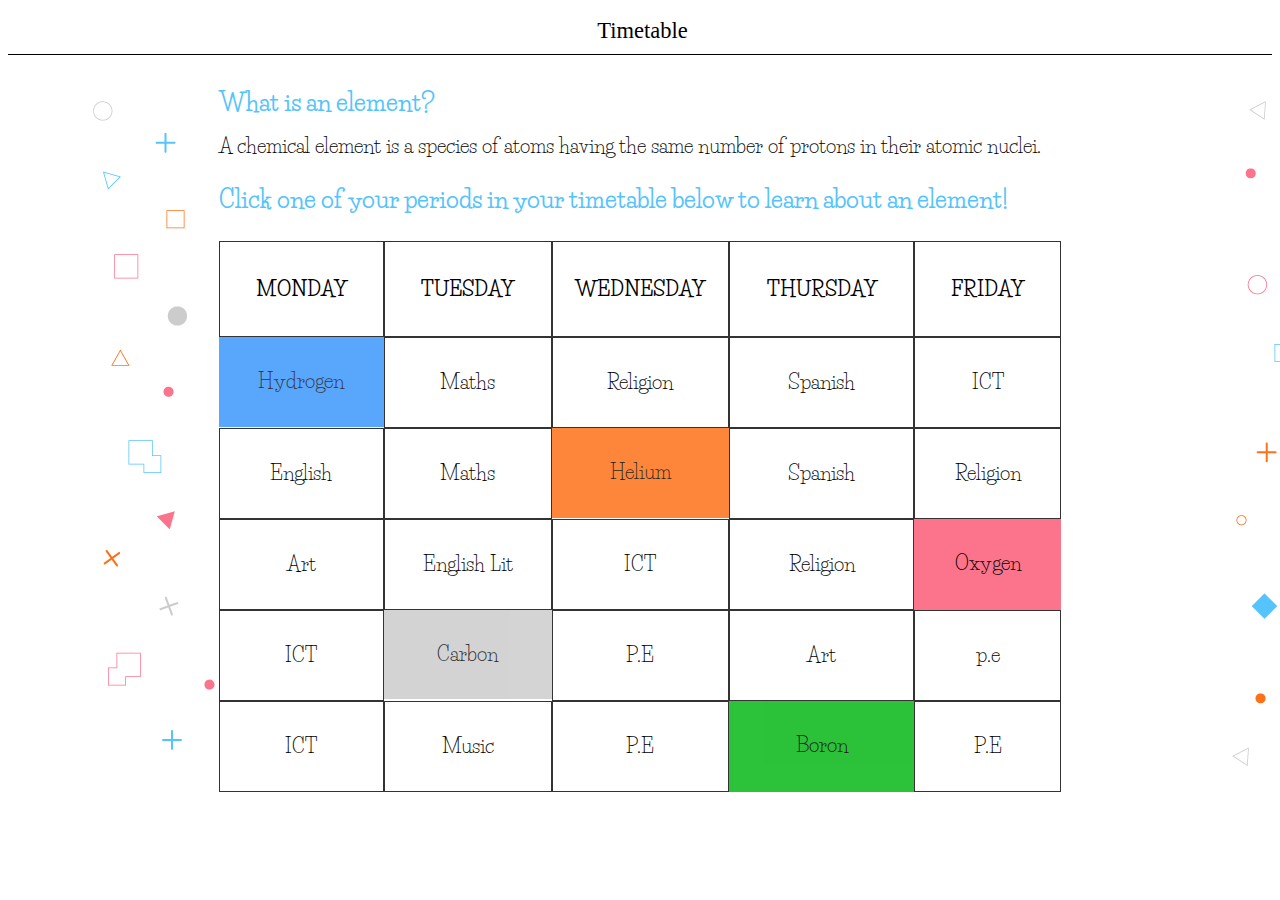
<file: index.html>
<!DOCTYPE html>
<html>
<head>
 
    <link href="https://fonts.googleapis.com/css?family=Life+Savers" rel="stylesheet">
    <link href="https://fonts.googleapis.com/css?family=Life+Savers:700" rel="stylesheet">
    
    </head>

    <link href="elements.css" rel="stylesheet"> 

    <nav class="navbar">
        
        <a style="text-decoration: none;" href="index.html"><div class="wordmark">Timetable</div></a>
    
    </nav>
    
<body class="timetablebg">
    

    
    <div class="welcomeheader"><h1></h1></div>
    
    <div class="grid">
    <div class="element_header_grid">
    <div class="elementheader"><h2>What is an element?</h2>
    </div>
        </div>
    <div class="element_info_grid">
    <p>A chemical element is a species of atoms having the same number of protons in their atomic nuclei.</p>
        </div>
    
   
    <div class="learn_grid">
    <div class="clicktolearn"><h2>Click one of your periods in your timetable below to learn about an element!</h2>
    </div></div>
    
    
    <div class="timetable_grid">
  <div class="timetable">
  <div class="grid-container-timetable">

  <div class="grid-item-days"><b>MONDAY</b></div>
  <div class="grid-item-days"><b>TUESDAY</b></div>
  <div class="grid-item-wednesday"><b>WEDNESDAY</b></div>  
  <div class="grid-item-days"><b>THURSDAY</b></div>
  <div class="grid-item-days"><b>FRIDAY</b></div>
      
      <a style="text-decoration: none;" href="hydrogen.html"><div class="grid-item-polonium">Hydrogen</div></a>
      
  <div class="grid-item">Maths</div>
  <div class="grid-item">Religion</div>
  <div class="grid-item">Spanish</div>
  <div class="grid-item">ICT</div>
  <div class="grid-item">English</div>
  <div class="grid-item">Maths</div> 
      
      <a style="text-decoration: none;" href="helium.html"><div class="grid-item-moscovium">Helium</div></a>
      
  <div class="grid-item">Spanish</div>
  <div class="grid-item">Religion</div>  
  <div class="grid-item">Art</div>
  <div class="grid-item">English Lit</div>
  <div class="grid-item">ICT</div> 
  <div class="grid-item">Religion</div>
  <div class="grid-item-germanium">Oxygen</div>
  <div class="grid-item">ICT</div>
      
  <a style="text-decoration: none;" href="carbon.html">
      <div class="grid-item-francium">Carbon</div> </a>
      
      
  <div class="grid-item">P.E</div>
  <div class="grid-item">Art</div>
  <div class="grid-item">p.e</div>  
  <div class="grid-item">ICT</div>
  <div class="grid-item">Music</div>
  <div class="grid-item">P.E</div> 
  <div class="grid-item-californium">Boron</div>
  <div class="grid-item">P.E</div>
</div>
  
</div></div></div>
    
    
    
    </body>
</html>
</file>
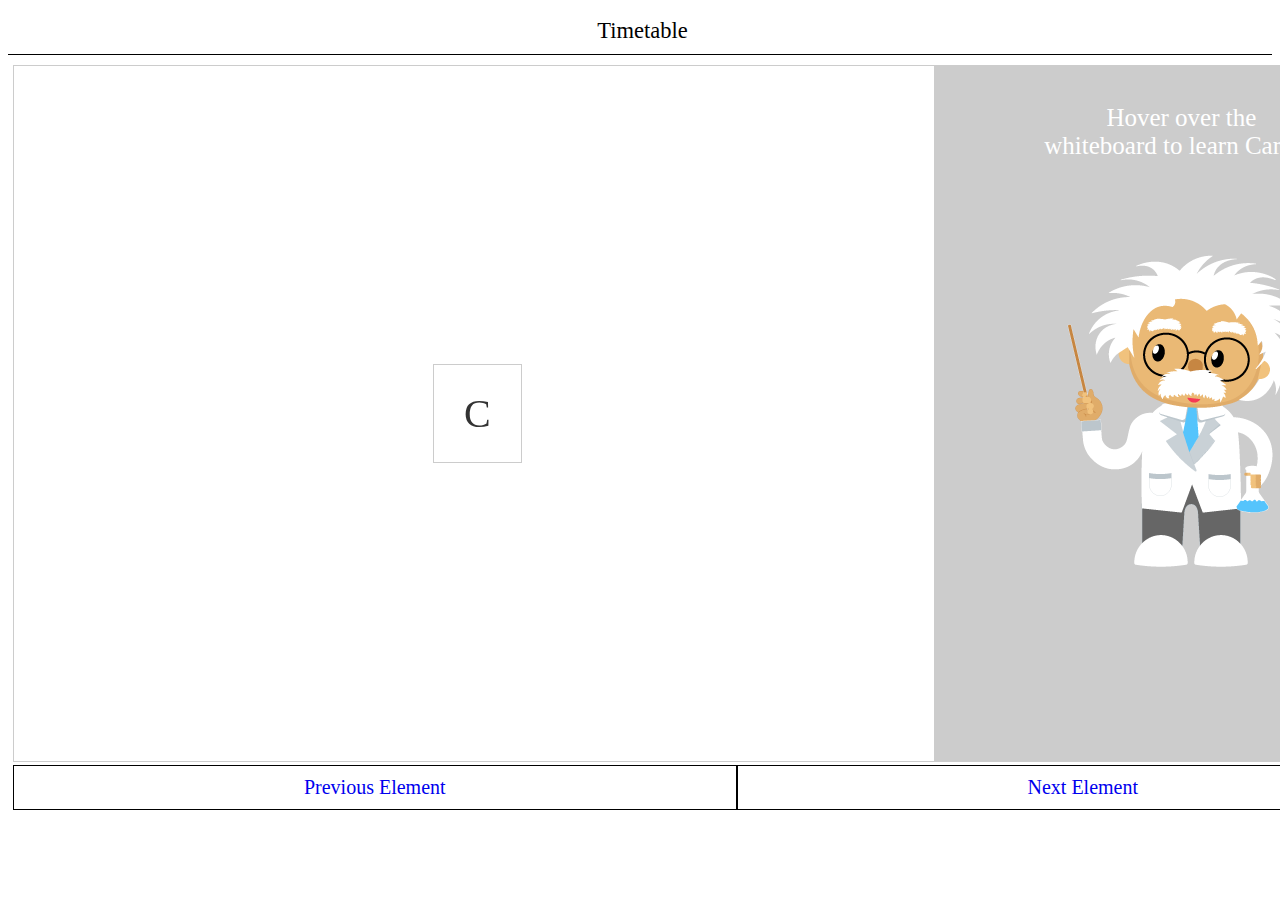
<file: carbon.html>
<!DOCTYPE html>
<html>
<head>
    </head>

    <link href="elements.css" rel="stylesheet"> 

    <nav class="navbar">
        
        <a style="text-decoration: none;" href="index.html"><div class="wordmark">Timetable</div></a>
        
        
    
    </nav>
    
<body>
    
   <div class="c-maincontainer">
    
    <div class="c-thecard">
        
        <div class="c-poloniumbottomhalf"><div class="C">C</div></div>

        
        <div class="c-poloniumtophalf">
            
            
            <div class="c-poelementname">
                
              <div class="hydrogenhover"><p class="line-1 anim-typewriter">Hover over the<br> whiteboard to learn Carbon</p></div>
                
                <div class="professorfront">
                <img src="professeur.png"></div>
            
            </div></div>
        
        
        <div class="c-theback"><img src="professeur.png"></div>
        
        <div class="c-poloniumrighthalf">
            
            
            
            <div class="c-poloniumlefthalf">
            
                <div class="c-polonium-whiteboard">
                    
  <div class="grid-item-p-symbol"> <img src="atom.png">
      
      <p class="factheader">Atomic Symbol</p> 
      
      <p class="fact">C</p></div>
                              
                    
  <div class="grid-item-p-number">
      <img src="atomicnumber.png">
      
      <p class="factheader">Atomic Number</p>
      
      <p class="fact">6</p>
      
                    </div>
                    
  <div class="grid-item-p-weight"><img src="kettlebell.png">
      
      <p class="factheader">Atomic Weight</p> 
      
      <p class="fact">12.010</p></div>  
                    
  <div class="grid-item-p-boiling"><img src="thermometer.png">
      
      <p class="factheader">Boiling Point</p>
      
      <p class="fact">6,872 F</p></div>
                    
  <div class="grid-item-p-melting"><img src="sunicon.png">
      
      <p class="factheader">Melting Point</p>
      
      <p class="fact">6,422 F</p></div>
                    
  <div class="grid-item-p-discovery">
      
      <p class="factheader">Discovery</p>
                    
       <p class="factheader">Joseph Black</p>  
      
      <p class="factheader"><div class="henry"><img src="josephblack.gif" width="200px" height="250px">
                   </div></p> </div>  
                    
  <div class="grid-item-polonium-bottom">
      
      <p class="factheader">Carbon</p>
   
      <p class="factheader"><img src="carbon.jpg" width="200px" height="150px"></p>
                
                </div>
  
</div>
                
                </div></div>

            
        </div>

       
       </div>
   

    
    <div id="main1">
    <p id="typing_text"></p>
    </div>
    
    
    <footer class="footer">
        
        <a style="text-decoration: none;" href="hydrogen.html">
            <div class="grid-item-previous">Previous Element</div></a>
        
        <a style="text-decoration: none;" href="helium.html"><div class="grid-item-next">Next Element</div></a>
        
    
    </footer>
    
    </body>
</html>
</file>
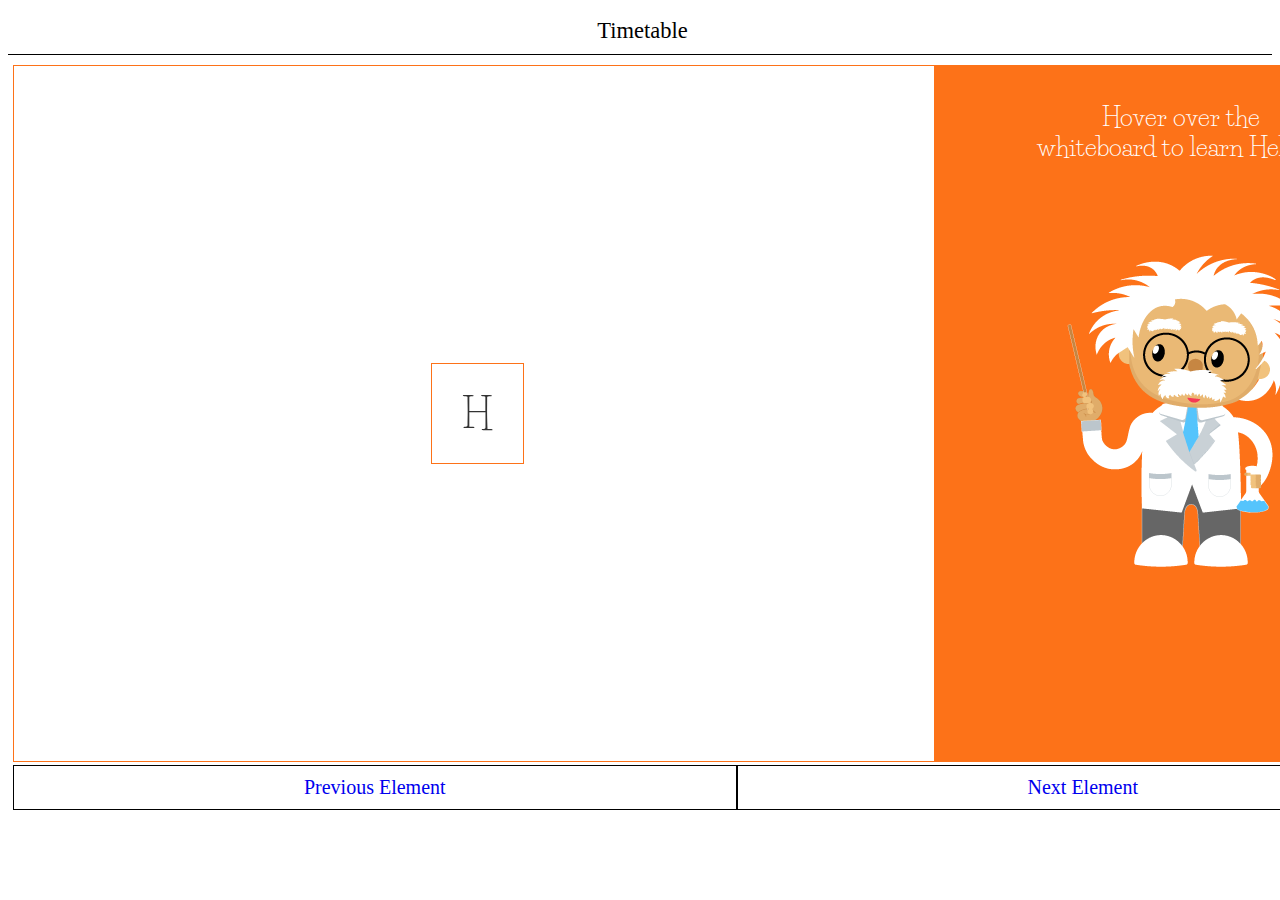
<file: helium.html>
<!DOCTYPE html>
<html>
<head>
    
    <link href="https://fonts.googleapis.com/css?family=Life+Savers" rel="stylesheet">
    
    </head>

    <link href="elements.css" rel="stylesheet"> 

    <nav class="navbar">
        
        <a style="text-decoration: none;" href="index.html"><div class="wordmark">Timetable</div></a>
        
        
    
    </nav>
    
<body>
    
   <div class="h-maincontainer">
    
    <div class="h-thecard">
        
        <div class="h-poloniumbottomhalf"><div class="He">H</div></div>

        
        <div class="h-poloniumtophalf">
            
            
            <div class="h-poelementname">
                
              <div class="h-hydrogenhover"><p class="line-1 anim-typewriter">Hover over the<br> whiteboard to learn Helium</p></div>
                
                <div class="professorfront">
                <img src="professeur.png"></div>
            
            </div></div>
        
        
        <div class="h-theback"><img src="professeur.png"></div>
        
        <div class="h-poloniumrighthalf">
            
            
            
            <div class="h-poloniumlefthalf">
            
                <div class="h-polonium-whiteboard">
                    
  <div class="grid-item-p-symbol"> <img src="atom.png">
      
      <p class="factheader">Atomic Symbol</p> 
      
      <p class="fact">He</p></div>
                              
                    
  <div class="grid-item-p-number">
      <img src="atomicnumber.png">
      
      <p class="factheader">Atomic Number</p>
      
      <p class="fact">2</p>
      
                    </div>
                    
  <div class="grid-item-p-weight"><img src="kettlebell.png">
      
      <p class="factheader">Atomic Weight</p> 
      
      <p class="fact">4.002</p></div>  
                    
  <div class="grid-item-p-boiling"><img src="thermometer.png">
      
      <p class="factheader">Boiling Point</p>
      
      <p class="fact">-452.07 F</p></div>
                    
  <div class="grid-item-p-melting"><img src="sunicon.png">
      
      <p class="factheader">Melting Point</p>
      
      <p class="fact">-458.0 F</p></div>
                    
  <div class="grid-item-p-discovery">
      
      <p class="factheader">Discovery</p>
                    
       <p class="factheader">Discovery</p>  
      
      <p class="factheader"><div class="henry">
                   </div></p> </div>  
                    
  <div class="grid-item-polonium-bottom">
      
      <p class="factheader">Helium</p>
   
      <p class="factheader"></p>
                
                </div>
  
</div>
                
                </div></div>

            
        </div>

       
       </div>
   

    
    <div id="main1">
    <p id="typing_text"></p>
    </div>
    
    
    <footer class="footer">
        
        <a style="text-decoration: none;" href="carbon.html">
        <div class="grid-item-previous">Previous Element</div>
        
        <a style="text-decoration: none;" href="hydrogen.html"><div class="grid-item-next">Next Element</div></a>
        
    
    </footer>
    
    </body>
</html>
</file>
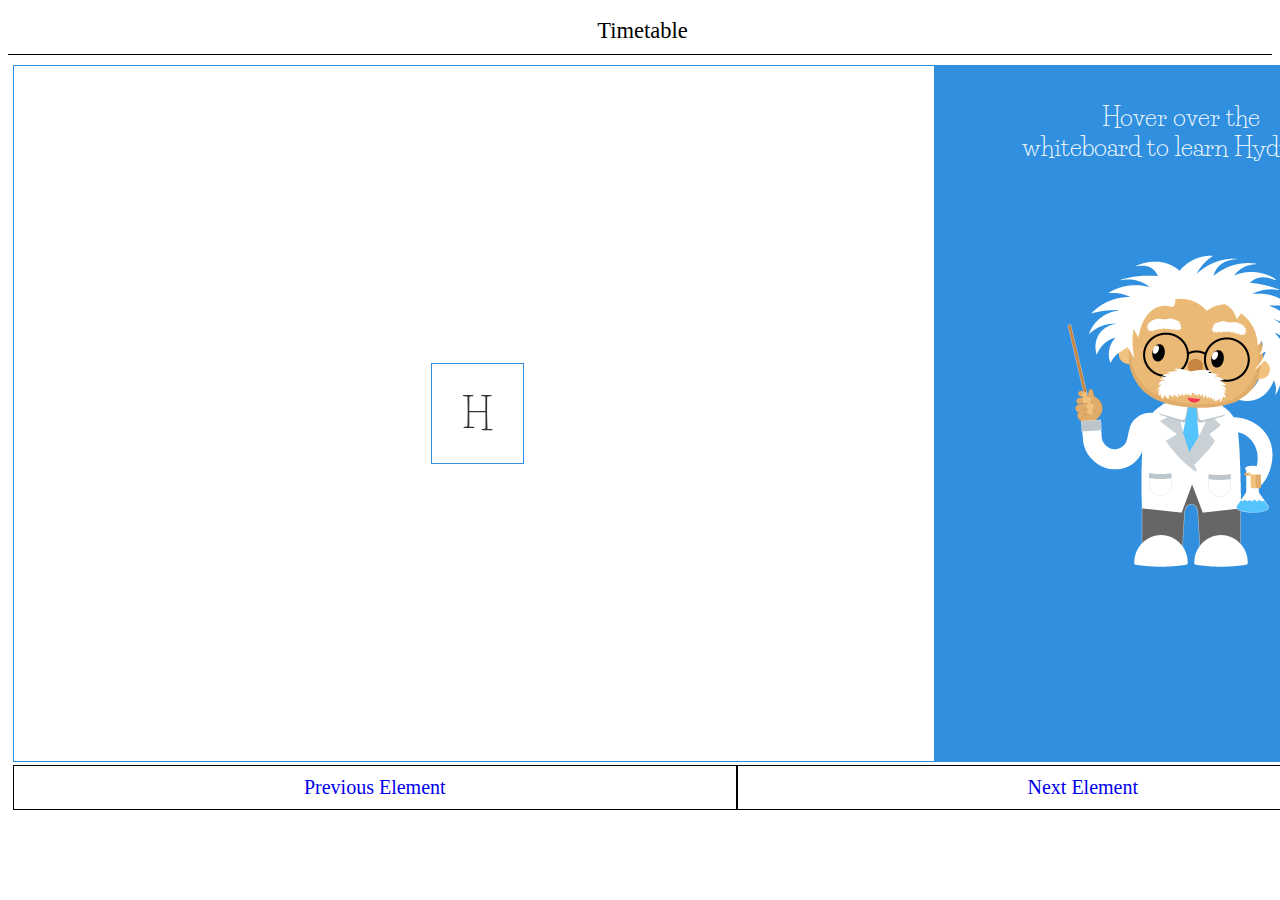
<file: hydrogen.html>
<!DOCTYPE html>
<html>
<head>
    
    <link href="https://fonts.googleapis.com/css?family=Life+Savers" rel="stylesheet">
    
    </head>

    <link href="elements.css" rel="stylesheet"> 

    <nav class="navbar">
        
        <a style="text-decoration: none;" href="index.html"><div class="wordmark">Timetable</div></a>
        
        
    
    </nav>
    
<body>
    
   <div class="maincontainer">
    
    <div class="thecard">
        
        <div class="poloniumbottomhalf"><div class="H">H</div></div>

        
        <div class="poloniumtophalf">
            
            
            <div class="poelementname">
                
              <div class="hydrogenhover"><p class="line-1 anim-typewriter">Hover over the<br> whiteboard to learn Hydrogen</p></div>
                
                <div class="professorfront">
                <img src="professeur.png"></div>
            
            </div></div>
        
        
        <div class="theback"><img src="professeur.png"></div>
        
        <div class="poloniumrighthalf">
            
            
            
            <div class="poloniumlefthalf">
            
                <div class="polonium-whiteboard">
                    
  <div class="grid-item-p-symbol"> <img src="atom.png">
      
      <p class="factheader">Atomic Symbol</p> 
      
      <p class="fact">H</p></div>
                              
                    
  <div class="grid-item-p-number">
      <img src="atomicnumber.png">
      
      <p class="factheader">Atomic Number</p>
      
      <p class="fact">1</p>
      
                    </div>
                    
  <div class="grid-item-p-weight"><img src="kettlebell.png">
      
      <p class="factheader">Atomic Weight</p> 
      
      <p class="fact">1.007</p></div>  
                    
  <div class="grid-item-p-boiling"><img src="thermometer.png">
      
      <p class="factheader">Boiling Point</p>
      
      <p class="fact">-423.2 F</p></div>
                    
  <div class="grid-item-p-melting"><img src="sunicon.png">
      
      <p class="factheader">Melting Point</p>
      
      <p class="fact">-434.7 F</p></div>
                    
  <div class="grid-item-p-discovery">
      
      <p class="factheader">Discovery</p>
                    
       <p class="factheader">Henry Cavendish</p>  
      
      <p class="factheader"><div class="henry"><img src="henrycavendish.jpg" width="200px" height="250px">
                   </div></p> </div>  
                    
  <div class="grid-item-polonium-bottom">
      
      <p class="factheader">Hydrogen</p>
   
      <p class="factheader"><img src="hydrogen.jpg" width="200px" height="150px"></p>
                
                </div>
  
</div>
                
                </div></div>

            
        </div>

       
       </div>
   

    
    <div id="main1">
    <p id="typing_text"></p>
    </div>
    
    
    <footer class="footer">
        
        <a style="text-decoration: none;" href="helium.html">
        <div class="grid-item-previous">Previous Element</div>
        
        <a style="text-decoration: none;" href="carbon.html"><div class="grid-item-next">Next Element</div></a>
        
    
    </footer>
    
    </body>
</html>
</file>
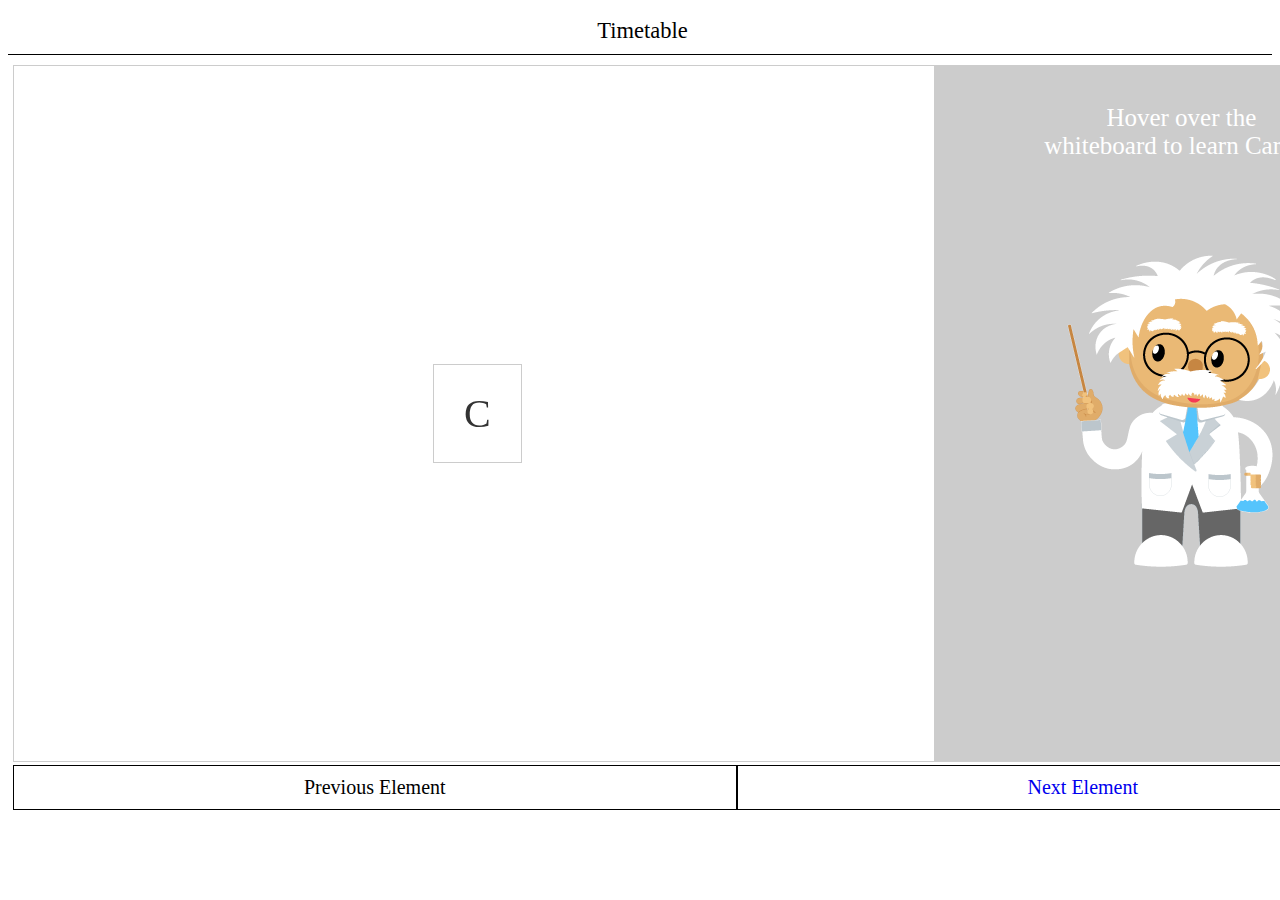
<file: moscovium.html>
<!DOCTYPE html>
<html>
<head>
    </head>

    <link href="elements.css" rel="stylesheet"> 

    <nav class="navbar">
        
        <a style="text-decoration: none;" href="index.html"><div class="wordmark">Timetable</div></a>
        
        
    
    </nav>
    
<body>
    
   <div class="c-maincontainer">
    
    <div class="c-thecard">
        
        <div class="c-poloniumbottomhalf"><div class="C">C</div></div>

        
        <div class="c-poloniumtophalf">
            
            
            <div class="c-poelementname">
                
              <div class="hydrogenhover"><p class="line-1 anim-typewriter">Hover over the<br> whiteboard to learn Carbon</p></div>
                
                <div class="professorfront">
                <img src="professeur.png"></div>
            
            </div></div>
        
        
        <div class="c-theback"><img src="professeur.png"></div>
        
        <div class="c-poloniumrighthalf">
            
            
            
            <div class="c-poloniumlefthalf">
            
                <div class="c-polonium-whiteboard">
                    
  <div class="grid-item-p-symbol"> <img src="atom.png">
      
      <p class="factheader">Atomic Symbol</p> 
      
      <p class="fact">C</p></div>
                              
                    
  <div class="grid-item-p-number">
      <img src="atomicnumber.png">
      
      <p class="factheader">Atomic Number</p>
      
      <p class="fact">6</p>
      
                    </div>
                    
  <div class="grid-item-p-weight"><img src="kettlebell.png">
      
      <p class="factheader">Atomic Weight</p> 
      
      <p class="fact">12.010</p></div>  
                    
  <div class="grid-item-p-boiling"><img src="thermometer.png">
      
      <p class="factheader">Boiling Point</p>
      
      <p class="fact">6,872 F</p></div>
                    
  <div class="grid-item-p-melting"><img src="sunicon.png">
      
      <p class="factheader">Melting Point</p>
      
      <p class="fact">6,422 F</p></div>
                    
  <div class="grid-item-p-discovery">
      
      <p class="factheader">Discovery</p>
                    
       <p class="factheader">Henry Cavendish</p>  
      
      <p class="factheader"><div class="henry"><img src="henrycavendish.jpg" width="200px" height="250px">
                   </div></p> </div>  
                    
  <div class="grid-item-polonium-bottom">
      
      <p class="factheader">Carbon</p>
   
      <p class="factheader"><img src="hydrogen.jpg" width="200px" height="150px"></p>
                
                </div>
  
</div>
                
                </div></div>

            
        </div>

       
       </div>
   

    
    <div id="main1">
    <p id="typing_text"></p>
    </div>
    
    
    <footer class="footer">
        
        <div class="grid-item-previous">Previous Element</div>
        
        <a style="text-decoration: none;" href="moscovium.html"><div class="grid-item-next">Next Element</div></a>
        
    
    </footer>
    
    </body>
</html>
</file>
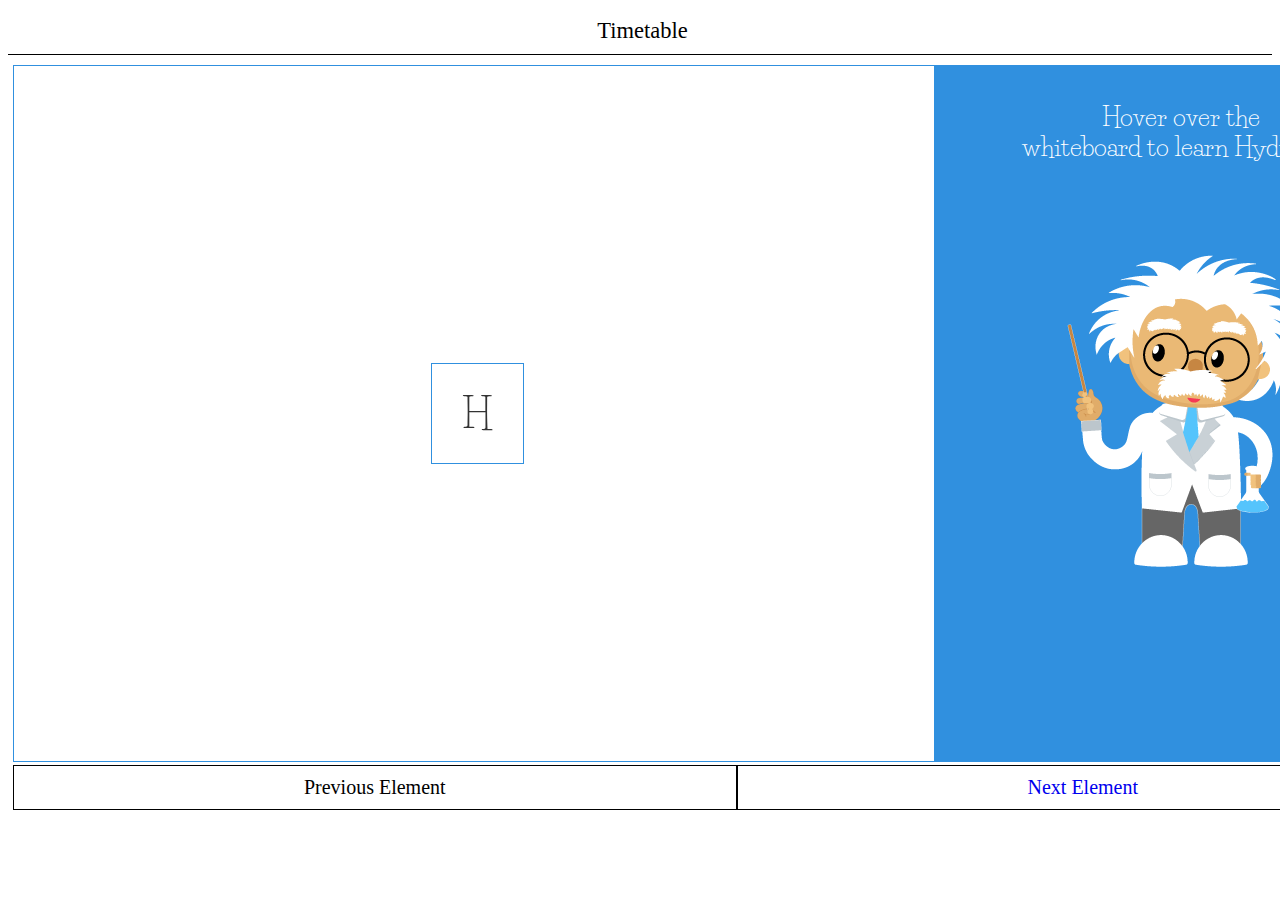
<file: polonium.html>
<!DOCTYPE html>
<html>
<head>
    
    <link href="https://fonts.googleapis.com/css?family=Life+Savers" rel="stylesheet">
    
    </head>

    <link href="elements.css" rel="stylesheet"> 

    <nav class="navbar">
        
        <a style="text-decoration: none;" href="index.html"><div class="wordmark">Timetable</div></a>
        
        
    
    </nav>
    
<body>
    
   <div class="maincontainer">
    
    <div class="thecard">
        
        <div class="poloniumbottomhalf"><div class="H">H</div></div>

        
        <div class="poloniumtophalf">
            
            
            <div class="poelementname">
                
              <div class="hydrogenhover"><p class="line-1 anim-typewriter">Hover over the<br> whiteboard to learn Hydrogen</p></div>
                
                <div class="professorfront">
                <img src="professeur.png"></div>
            
            </div></div>
        
        
        <div class="theback"><img src="professeur.png"></div>
        
        <div class="poloniumrighthalf">
            
            
            
            <div class="poloniumlefthalf">
            
                <div class="polonium-whiteboard">
                    
  <div class="grid-item-p-symbol"> <img src="atom.png">
      
      <p class="factheader">Atomic Symbol</p> 
      
      <p class="fact">H</p></div>
                              
                    
  <div class="grid-item-p-number">
      <img src="atomicnumber.png">
      
      <p class="factheader">Atomic Number</p>
      
      <p class="fact">1</p>
      
                    </div>
                    
  <div class="grid-item-p-weight"><img src="kettlebell.png">
      
      <p class="factheader">Atomic Weight</p> 
      
      <p class="fact">1.007</p></div>  
                    
  <div class="grid-item-p-boiling"><img src="thermometer.png">
      
      <p class="factheader">Boiling Point</p>
      
      <p class="fact">-423.2 F</p></div>
                    
  <div class="grid-item-p-melting"><img src="sunicon.png">
      
      <p class="factheader">Melting Point</p>
      
      <p class="fact">-434.7 F</p></div>
                    
  <div class="grid-item-p-discovery">
      
      <p class="factheader">Discovery</p>
                    
       <p class="factheader">Henry Cavendish</p>  
      
      <p class="factheader"><div class="henry"><img src="henrycavendish.jpg" width="200px" height="250px">
                   </div></p> </div>  
                    
  <div class="grid-item-polonium-bottom">
      
      <p class="factheader">Hydrogen</p>
   
      <p class="factheader"><img src="hydrogen.jpg" width="200px" height="150px"></p>
                
                </div>
  
</div>
                
                </div></div>

            
        </div>

       
       </div>
   

    
    <div id="main1">
    <p id="typing_text"></p>
    </div>
    
    
    <footer class="footer">
        
        <div class="grid-item-previous">Previous Element</div>
        
        <a style="text-decoration: none;" href="carbon.html"><div class="grid-item-next">Next Element</div></a>
        
    
    </footer>
    
    </body>
</html>
</file>
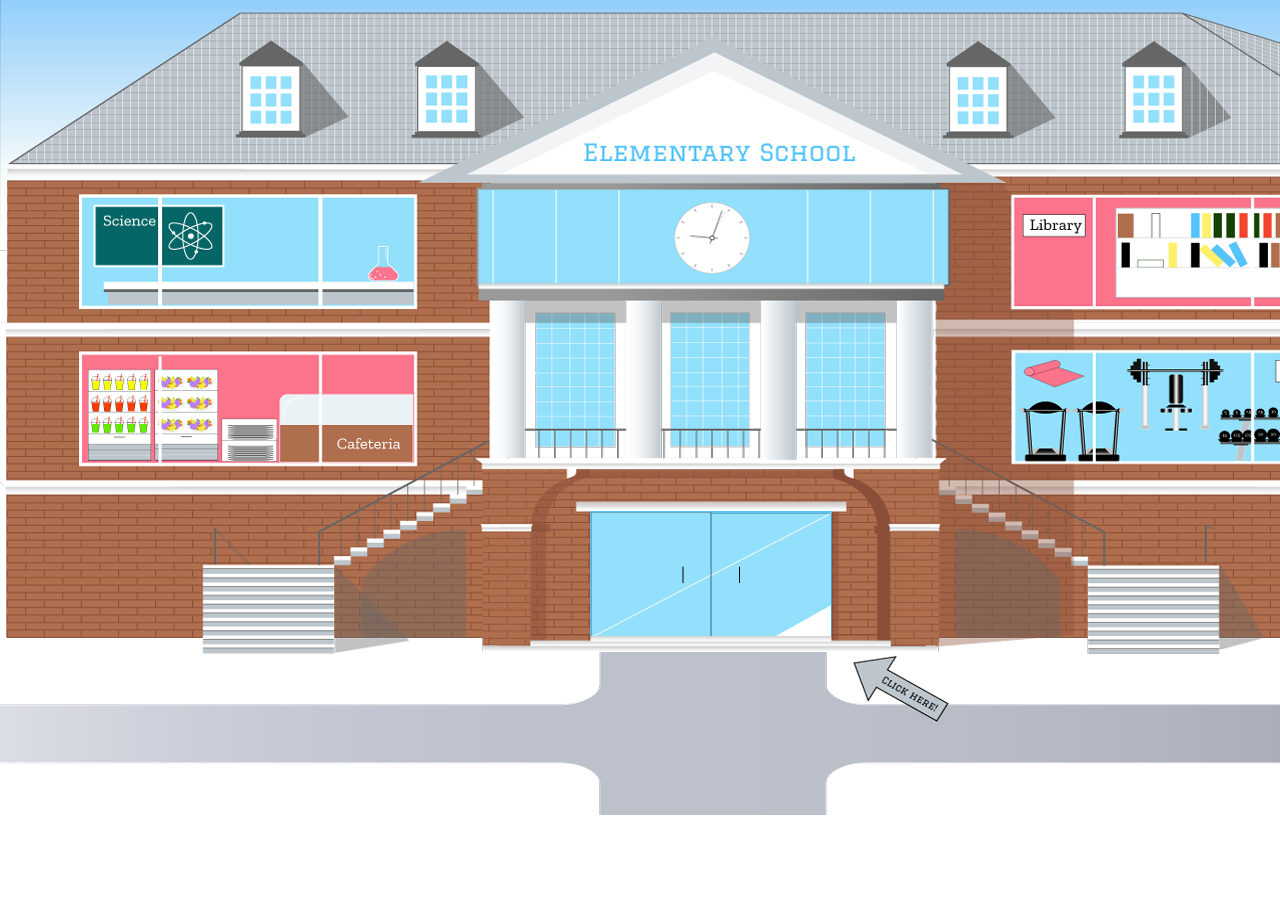
<file: schoolenter.html>
<!DOCTYPE html>
<html>
<head>
    </head>

    <link href="elements.css" rel="stylesheet"> 
    
    
<body class="enter">
    
    
    
    <a href="index.html">
    <div class="container">
      <div class="reveal-wrapper">
          
          <div class="reveal-top">
          <img src="left-door.png"></div>
          
          <div class="reveal-bottom"><img src=right-door.png></div>
          
        </div>
        </div></a>
    
    <footer></footer>
    
    </body>
</html>
</file>
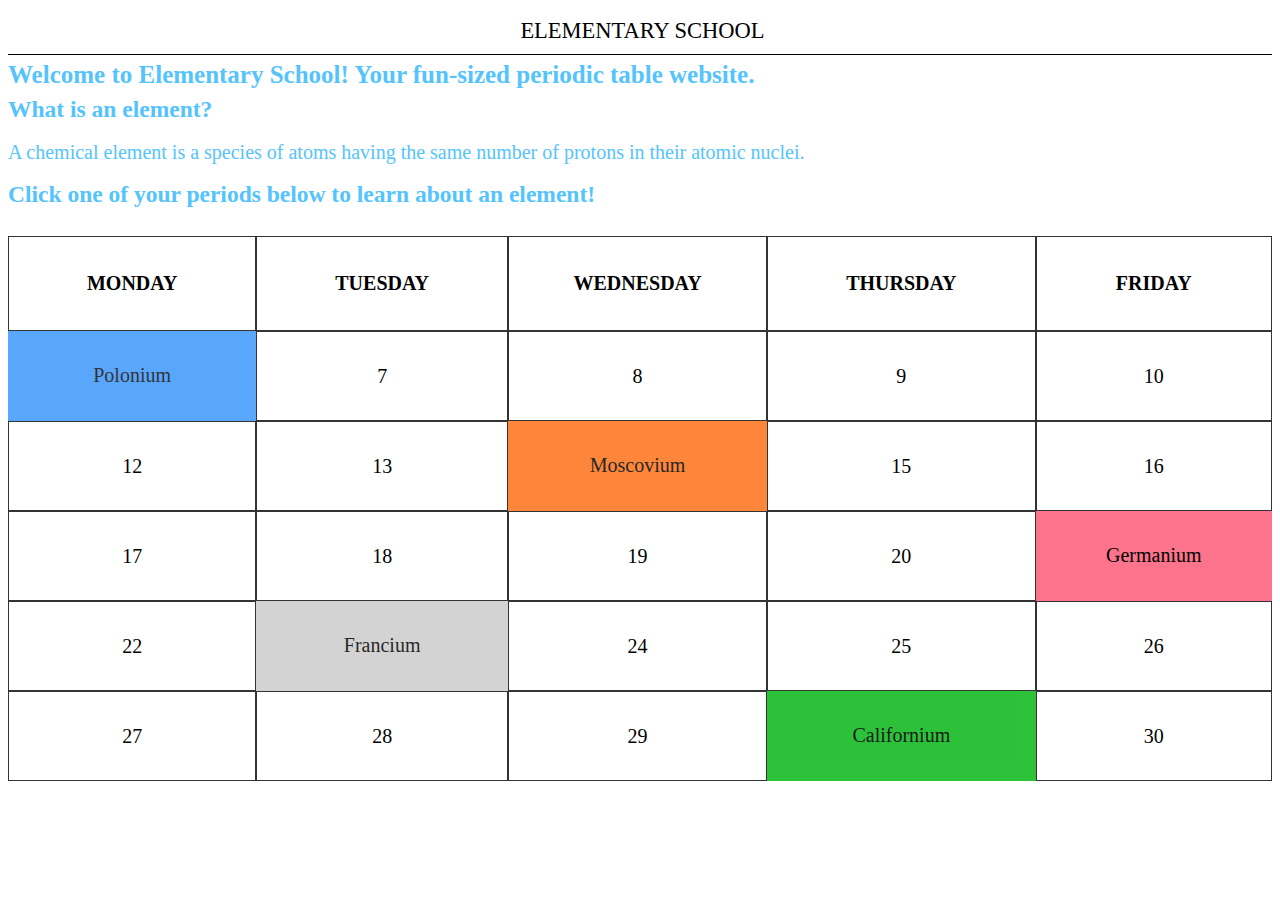
<file: timetable.html>
<!DOCTYPE html>
<html>
<head>
 
    </head>

    <link href="elements.css" rel="stylesheet"> 

    <nav class="navbar">
        
        <a style="text-decoration: none;" href="timetable.html"><div class="wordmark">ELEMENTARY SCHOOL</div></a>
    
    </nav>
    
<body>
    
    <div class="welcomeheader"><h1>Welcome to Elementary School! Your fun-sized periodic table website.</h1></div>
    
    
    <div class="elementheader"><h2>What is an element?</h2>
    
    <p>A chemical element is a species of atoms having the same number of protons in their atomic nuclei.</p>
    
    </div>
    
    <div class="clicktolearn"><h2>Click one of your periods below to learn about an element!</h2>
    </div>
    
    
    
  <div class="timetable">
  <div class="grid-container-timetable">

  <div class="grid-item-days"><b>MONDAY</b></div>
  <div class="grid-item-days"><b>TUESDAY</b></div>
  <div class="grid-item-wednesday"><b>WEDNESDAY</b></div>  
  <div class="grid-item-days"><b>THURSDAY</b></div>
  <div class="grid-item-days"><b>FRIDAY</b></div>
  <div class="grid-item-polonium">Polonium</div>  
  <div class="grid-item">7</div>
  <div class="grid-item">8</div>
  <div class="grid-item">9</div>
  <div class="grid-item">10</div>
  <div class="grid-item">12</div>
  <div class="grid-item">13</div>  
  <div class="grid-item-moscovium">Moscovium</div>
  <div class="grid-item">15</div>
  <div class="grid-item">16</div>  
  <div class="grid-item">17</div>
  <div class="grid-item">18</div>
  <div class="grid-item">19</div> 
  <div class="grid-item">20</div>
  <div class="grid-item-germanium">Germanium</div>
  <div class="grid-item">22</div>
  <div class="grid-item-francium">Francium</div>  
  <div class="grid-item">24</div>
  <div class="grid-item">25</div>
  <div class="grid-item">26</div>  
  <div class="grid-item">27</div>
  <div class="grid-item">28</div>
  <div class="grid-item">29</div> 
  <div class="grid-item-californium">Californium</div>
  <div class="grid-item">30</div>

  
</div></div>
    
    
    
    </body>
</html>
</file>
<file: elements.css>
p {padding: 0;
margin: 0;}

h1{  font-size: 25px;
     font-family: 'Graduate'; 
        line-height: 0.25em;
}

h2{  font-size: 23.5px;
font-family: 'Life Savers', cursive;    line-height: 1em;
}

p{  font-size: 20px;
    font-family: 'Life Savers', cursive;}



/********** NAVBAR CSS **********/

.navbar{
  font-family: 'Graduate';
  border-bottom: 1px solid #000000;
  padding-top: 10px;
  padding-bottom: 10px;
  padding-left: 5px;
  font-size: 22.5px;
}

.wordmark{
    color: black;
    text-align: center;
}

.wordmark:hover {
  color: #55C4FC;
      transition: 0.3s ease;
}

.hoverinfo{
    float: right;
    
}

/********** FOOTER CSS **********/


.footer{
  font-family: 'Graduate';
  padding-bottom: 15px;
  font-size: 20px;
  text-decoration: none;
}


.footer {
  display: grid;
  grid-template-columns: auto auto;   height: 20px;
  width: 1416px;
  padding-left: 5px;
  padding-top: 15px;
  padding-bottom: 15px;
  text-decoration: none;
}


.grid-item-next {
  border: 1px solid #000000;
  padding: 10px;
  font-size: 20px;
  text-align: center;
  text-decoration: none;
}

.grid-item-next:hover {
    color: #55C4FC;
      transition: 0.3s ease;
}

.grid-item-previous {
  border: 1px solid #000000;
  padding: 10px;
  font-size: 20px;
  text-align: center;
}

.grid-item-previous:hover {
    color: #55C4FC;
      transition: 0.3s ease;
}


/********** INTRO CSS **********/

.welcomeheader{
     color: #55c4fc;

}

.elementheader{
    text-align: left;
    color: #55c4fc;
}

.clicktolearn{
    text-align: left;
     color: #55c4fc;
}

/*------ polonium whiteboard css ------*/

.H{
    font-family: 'Life Savers', cursive;
    font-size: 40px;
    padding: 25px;
    padding-right: 30px;
    border: 1px solid #3090df;
    padding-left: 30px;
}

.polonium-whiteboard {
  display: grid;
  grid-template-columns: auto auto auto;
  padding: 10px;
  grid-gap: 20px;
}

.grid-item-p-symbol {
  background-color: rgba(255, 255, 255, 0.8);
  padding: 20px;
  font-size: 20px;
  text-align: center;
  height: 165px;
  
}

.grid-item-p-number {
  background-color: rgba(255, 255, 255, 0.8);
  padding: 20px;
  font-size: 20px;
  text-align: center;
  height: 165px;
}

.grid-item-p-weight {
  background-color: rgba(255, 255, 255, 0.8);
  padding: 20px;
  font-size: 20px;
  text-align: center;
  height: 165px;
}

.grid-item-p-boiling {
  background-color: rgba(255, 255, 255, 0.8);
  padding: 20px;
  font-size: 20px;
  text-align: center;
  height: 165px;
}

.grid-item-p-melting {
  background-color: rgba(255, 255, 255, 0.8);
  padding: 20px;
  font-size: 20px;
  text-align: center;
  height: 165px;
}

.grid-item-p-discovery {
  background-color: rgba(255, 255, 255, 0.8);
  padding: 20px;
  font-size: 20px;
  text-align: center;
    height: 165px;
}

.grid-item-polonium-bottom {
  background-color: rgba(255, 255, 255, 0.8);
  padding: 20px;
  font-size: 20px;
  text-align: center;
    height: 165px;
}



/*------grid------*/

.grid {display: grid;
grid-template-columns: 1fr 1fr 1fr 1fr 1fr 1fr;
width: 100%;
max-width: 100%;
justify-content: center;
align-content: center;}


.element_header_grid {grid-column: 2/span 4;}

.element_info_grid {grid-column: 2/ span 4;
    text-align: ;
}

.learn_grid {grid-column: 2/ span 4;
    padding-top: 10px;
    text-align: center;
}

.timetable_grid {grid-column: 2/ span 4;}

/********** TIMETABLE CSS **********/

body.timetablebg{
    background-image: url(timetabledesign.png);
    background-repeat: no-repeat;
}


.grid-container-timetable {
  display: grid;
  width: 100%;
  grid-template-columns: auto auto auto auto auto;
font-family: 'Life Savers', cursive;}

.timetable{
    padding-top:10px;
    display: flex;
    font-size: 20px;
}

.grid-item-days {
  border: 1px solid rgba(0, 0, 0, 0.8);
  padding: 25px;
  padding-top: 35px;
  padding-bottom: 35px;
  text-align: center;
  font-size: 20px;
}

.grid-item-wednesday {
  border: 1px solid rgba(0, 0, 0, 0.8);
  padding-top: 35px;
  padding-bottom: 35px;
  padding-left: 11.5px;
  padding-right: 11.5px;
  text-align: center;
  font-size: 20px;
}

.grid-item {
  border: 1px solid rgba(0, 0, 0, 0.8);
  padding: 17.5px;
  padding-top: 32.5px;
  padding-bottom: 32.5px;
  text-align: center;
  font-size: 20px;
}

.grid-item-polonium {
  border-bottom: 1.75px solid #3090fd;
  padding: 17.5px;
  padding-top: 32.5px;
  padding-bottom: 32.5px;
  text-align: center;
  color: black;
  font-size: 20px;
 background-color: #3090fd; opacity: 0.80;
}

.grid-item-polonium:hover {
    opacity: 0.7;
    transition: 0.5s ease;
}

.grid-item-francium {
  padding: 17.5px;
  padding-top: 32.5px;
  padding-bottom: 32.5px;
  text-align: center;
  font-size: 20px;
  color: black;
 background-color: #cccccc; opacity: 0.85;
}

.grid-item-francium:hover {
    opacity: 0.7;
    transition: 0.5s ease;
}

.grid-item-moscovium {
  border-bottom: 1.75px solid #FD7218;
  padding: 17.5px;
  padding-top: 32.5px;
  padding-bottom: 32.5px;
  text-align: center;
  font-size: 20px;
  color: black;
 background-color: #FD7218; opacity: 0.85;
}

.grid-item-moscovium:hover {
    opacity: 0.7;
    transition: 0.5s ease;
}

.grid-item-californium {
  padding: 17.5px;
  padding-top: 32.5px;
  padding-bottom: 32.5px;
  text-align: center;
  font-size: 20px;
    color: black;
 background-color: #15bc25; opacity: 0.90;
}

.grid-item-californium:hover {
    opacity: 0.7;
    transition: 0.5s ease;
}

.grid-item-germanium {
  padding: 17.5px;
  padding-top: 32.5px;
  padding-bottom: 32.5px;
  text-align: center;
  font-size: 20px;
  color: black;
 background-color: #fc738c; opacity: 1.0;
}

.grid-item-germanium:hover {
    opacity: 0.7;
    transition: 0.5s ease;
}


/********** Po FLIPCARD CSS **********/


.maincontainer{
    position: relative;
    width: 1410px;
    height: 625px;
    padding-top: 10px;
    padding-left: 5px;
    padding-bottom: 60px;
}

.thecard{
    position: absolute;
    border: 1px solid #3090df;
    width: 100%;
    height: 100%;
    transform-style: preserve-3d;
    transition: all 1s ease;
    opacity: 1.0;   
}

.thecard:hover{
    transform: rotateX(180deg);
}

.poloniumtophalf{
    position: absolute;
    width: 35%;
    margin-left: 65%;
    height: 100%;
    backface-visibility: hidden;
    background: #3090df;
    color: #333;
}

.poloniumbottomhalf{
    display: flex;
    justify-content: center;
    align-items: center;
    position: absolute;
    width: 65.5%;
    height: 100%;
    backface-visibility: hidden;
    color: #333;
}


.theback{
    position: absolute;
    width: 35%;
    margin-left: 65%;
    display: flex;
    align-items: center;
    justify-content: center;
    height: 100%;
    backface-visibility: hidden;
    background: #3090df;
    color: #333;
    transform: rotateX(180deg);
}

.poloniumrighthalf{
    position: absolute;
    width: 65%;
    height: 100%;
    backface-visibility: hidden;
    background: #ffffff;
    color: #333;
    transform: rotateX(180deg);
}

/********** Po FACTS CSS **********/

.line-1{
    position: relative;
    width: 24em;
    margin: 0 auto;
    font-size: 100%;
    text-align: center;
    white-space: nowrap;
    overflow: hidden;
    transform: translateY(-50%);    
}

/* Animation *
.anim-typewriter{
  animation: typewriter 3.5s steps(42) 1s 1 normal both,
             blinkTextCursor 500ms steps(44) infinite normal;
}
* Animation */

@keyframes typewriter{
  from{width: 0;}
  to{width: 24em;}
}


.poloniumtophalf {
    display: flex;
    justify-content: center;
    align-items: center;
    
}

.poelementname {
  color: white;
  display: flex;
  padding: 25px;
  align-items: center;
  justify-content: center;
  text-align: center;
  font-size: 25px;
  height: 75px;
  width: 150px;
  font-family: 'Graduate';
}


.hydrogenhover{
   height: calc(100vh - 13.5em);    
}


.professor{
    padding-left: 1350px;
    padding-top: 373px;
}

.professorfront{
    position: absolute;
}

.factheader{
    padding-top: 7.5px;
}

.fact{
    padding-top: 7.5px;
    font-size: 40px;
}

.henry{
    position: absolute;
    padding-left: 15px;
}


/********** Mc FLIPCARD CSS **********/

.c-polonium-whiteboard {
  display: grid;
  grid-template-columns: auto auto auto;
  padding: 10px;
  grid-gap: 20px;
}

.C{
    font-family: 'Life Savers', cursive;
    font-size: 40px;
    padding: 25px;
    padding-right: 30px;
    border: 1px solid #cccccc;
    padding-left: 30px;
}

.c-maincontainer{
    position: relative;
    width: 1410px;
    height: 625px;
    padding-top: 10px;
    padding-left: 5px;
    padding-bottom: 60px;
}

.c-thecard{
    position: absolute;
    border: 1px solid #cccccc;
    width: 100%;
    height: 100%;
    transform-style: preserve-3d;
    transition: all 1s ease;
    opacity: 1.0;   
}

.c-thecard:hover{
    transform: rotateX(180deg);
}

.c-poloniumtophalf{
    position: absolute;
    width: 35%;
    margin-left: 65%;
    height: 100%;
    backface-visibility: hidden;
    background: #cccccc;
    color: #333;
}

.c-poloniumbottomhalf{
    display: flex;
    justify-content: center;
    align-items: center;
    position: absolute;
    width: 65.5%;
    height: 100%;
    backface-visibility: hidden;
    color: #333;
}


.c-theback{
    position: absolute;
    width: 35%;
    margin-left: 65%;
    display: flex;
    align-items: center;
    justify-content: center;
    height: 100%;
    backface-visibility: hidden;
    background: #cccccc;
    color: #333;
    transform: rotateX(180deg);
}

.c-poloniumrighthalf{
    position: absolute;
    width: 65%;
    height: 100%;
    backface-visibility: hidden;
    background: #ffffff;
    color: #333;
    transform: rotateX(180deg);
}

.line-1{
    position: relative;
    width: 24em;
    margin: 0 auto;
    font-size: 100%;
    text-align: center;
    white-space: nowrap;
    overflow: hidden;
    transform: translateY(-50%);    
}

/* Animation *
.anim-typewriter{
  animation: typewriter 3.5s steps(42) 1s 1 normal both,
             blinkTextCursor 500ms steps(44) infinite normal;
}
* Animation */

@keyframes typewriter{
  from{width: 0;}
  to{width: 24em;}
}


.c-poloniumtophalf {
    display: flex;
    justify-content: center;
    align-items: center;
}

.c-poelementname {
  color: white;
  display: flex;
  padding: 25px;
  align-items: center;
  justify-content: center;
  text-align: center;
  font-size: 25px;
  height: 75px;
  width: 150px;
  font-family: 'Graduate';
}


.hydrogenhover{
   height: calc(100vh - 13.5em);    
}


.professor{
    padding-left: 1350px;
    padding-top: 373px;
}

.professorfront{
    position: absolute;
}

.factheader{
    padding-top: 7.5px;
}

.fact{
    padding-top: 7.5px;
    font-size: 40px;
}

.henry{
    position: absolute;
    padding-left: 15px;
}

/********** HELIUM CSS **********/

.h-polonium-whiteboard {
  display: grid;
  grid-template-columns: auto auto auto;
  padding: 10px;
  grid-gap: 20px;
}

.He{
    font-family: 'Life Savers', cursive;
    font-size: 40px;
    padding: 25px;
    padding-right: 30px;
    border: 1px solid #FD7218;
    padding-left: 30px;
}

.h-maincontainer{
    position: relative;
    width: 1410px;
    height: 625px;
    padding-top: 10px;
    padding-left: 5px;
    padding-bottom: 60px;
}

.h-thecard{
    position: absolute;
    border: 1px solid #FD7218;
    width: 100%;
    height: 100%;
    transform-style: preserve-3d;
    transition: all 1s ease;
    opacity: 1.0;   
}

.h-thecard:hover{
    transform: rotateX(180deg);
}

.h-poloniumtophalf{
    position: absolute;
    width: 35%;
    margin-left: 65%;
    height: 100%;
    backface-visibility: hidden;
    background: #FD7218;
    color: #333;
}

.h-poloniumbottomhalf{
    display: flex;
    justify-content: center;
    align-items: center;
    position: absolute;
    width: 65.5%;
    height: 100%;
    backface-visibility: hidden;
    color: #333;
}


.h-theback{
    position: absolute;
    width: 35%;
    margin-left: 65%;
    display: flex;
    align-items: center;
    justify-content: center;
    height: 100%;
    backface-visibility: hidden;
    background: #FD7218;
    color: #333;
    transform: rotateX(180deg);
}

.h-poloniumrighthalf{
    position: absolute;
    width: 65%;
    height: 100%;
    backface-visibility: hidden;
    background: #ffffff;
    color: #333;
    transform: rotateX(180deg);
}

.line-1{
    position: relative;
    width: 24em;
    margin: 0 auto;
    font-size: 100%;
    text-align: center;
    white-space: nowrap;
    overflow: hidden;
    transform: translateY(-50%);    
}

/* Animation *
.anim-typewriter{
  animation: typewriter 3.5s steps(42) 1s 1 normal both,
             blinkTextCursor 500ms steps(44) infinite normal;
}
* Animation */

@keyframes typewriter{
  from{width: 0;}
  to{width: 24em;}
}


.h-poloniumtophalf {
    display: flex;
    justify-content: center;
    align-items: center;
}

.h-poelementname {
  color: white;
  display: flex;
  padding: 25px;
  align-items: center;
  justify-content: center;
  text-align: center;
  font-size: 25px;
  height: 75px;
  width: 150px;
  font-family: 'Graduate';
}


.h-hydrogenhover{
   height: calc(100vh - 13.5em);    
}


.professor{
    padding-left: 1350px;
    padding-top: 373px;
}

.professorfront{
    position: absolute;
}

.factheader{
    padding-top: 7.5px;
}

.fact{
    padding-top: 7.5px;
    font-size: 40px;
}

.henry{
    position: absolute;
    padding-left: 15px;
}











.line-1{
    position: relative;
    width: 24em;
    margin: 0 auto;
    font-size: 100%;
    text-align: center;
    white-space: nowrap;
    overflow: hidden;
    transform: translateY(-50%);    
}

/* Animation *
.anim-typewriter{
  animation: typewriter 3.5s steps(42) 1s 1 normal both,
             blinkTextCursor 500ms steps(44) infinite normal;
}
* Animation */

@keyframes typewriter{
  from{width: 0;}
  to{width: 24em;}
}


.poloniumtophalf {
    display: flex;
    justify-content: center;
    align-items: center;
    
}

.poelementname {
  color: white;
  display: flex;
  padding: 25px;
  align-items: center;
  justify-content: center;
  text-align: center;
  font-size: 25px;
  height: 75px;
  width: 150px;
  font-family: 'Graduate';
}


.hydrogenhover{
   height: calc(100vh - 13.5em);    
}


.professor{
    padding-left: 1350px;
    padding-top: 373px;
}

.professorfront{
    position: absolute;
}

.factheader{
    padding-top: 7.5px;
}

.fact{
    padding-top: 7.5px;
    font-size: 40px;
}

.henry{
    position: absolute;
    padding-left: 15px;
}

/********** Mc  FACTS CSS **********/

.moscoviummiddle {
  display: flex;
  justify-content: center;
  align-items: center;
}

.mcelementname {
  opacity: 1.0;
  border: 1px solid white;
  color: white;
  padding: 17.5px;
  padding-top: 32.5px;
  padding-bottom: 32.5px;
  text-align: center;
  font-size: 25px;
  width: 15%;
  font-family: 'Graduate';
}

.factsheader{
    padding-right: 40px;
    padding-left: 1px;
}

/********** SLIDING DOOR **********/

.h4{
    margin: 0;
}

body.enter{
    background-image: url(enterpage1.png);
    background-repeat: no-repeat;
}

.container{
    margin-top: 403px;
    left: 490px;
    position: absolute;
}

.reveal-wrapper{
    margin: 100px;
    position: relative;
    overflow: hidden;
    width: 242px;
    height: 125px;
}

.reveal-wrapper:hover .reveal-top{
    transform: translateX(-100%);
    transition: 2s ease;
}

.reveal-wrapper:hover .reveal-bottom{
    transform: translateX(100%);
    transition: 2s ease;
}

.reveal-content{
    box-shadow: 1px 1px 5px rgba (0,0,0,0.5) inset;
    padding: 100px;
    color: black;
    background: #fff;
    text-align: center;
}

.reveal-top{
    background: #55c4fc;
    width: 50%;
    height: 100%;
    position: absolute;
    top: 0;
    left: 0;
}

.reveal-bottom{
    background: #55c4fc;
    margin-left: 50%;
    width: 50%;
    height: 100%;
    position: absolute;
    top: 0;
    left: 0;
}
</file>
